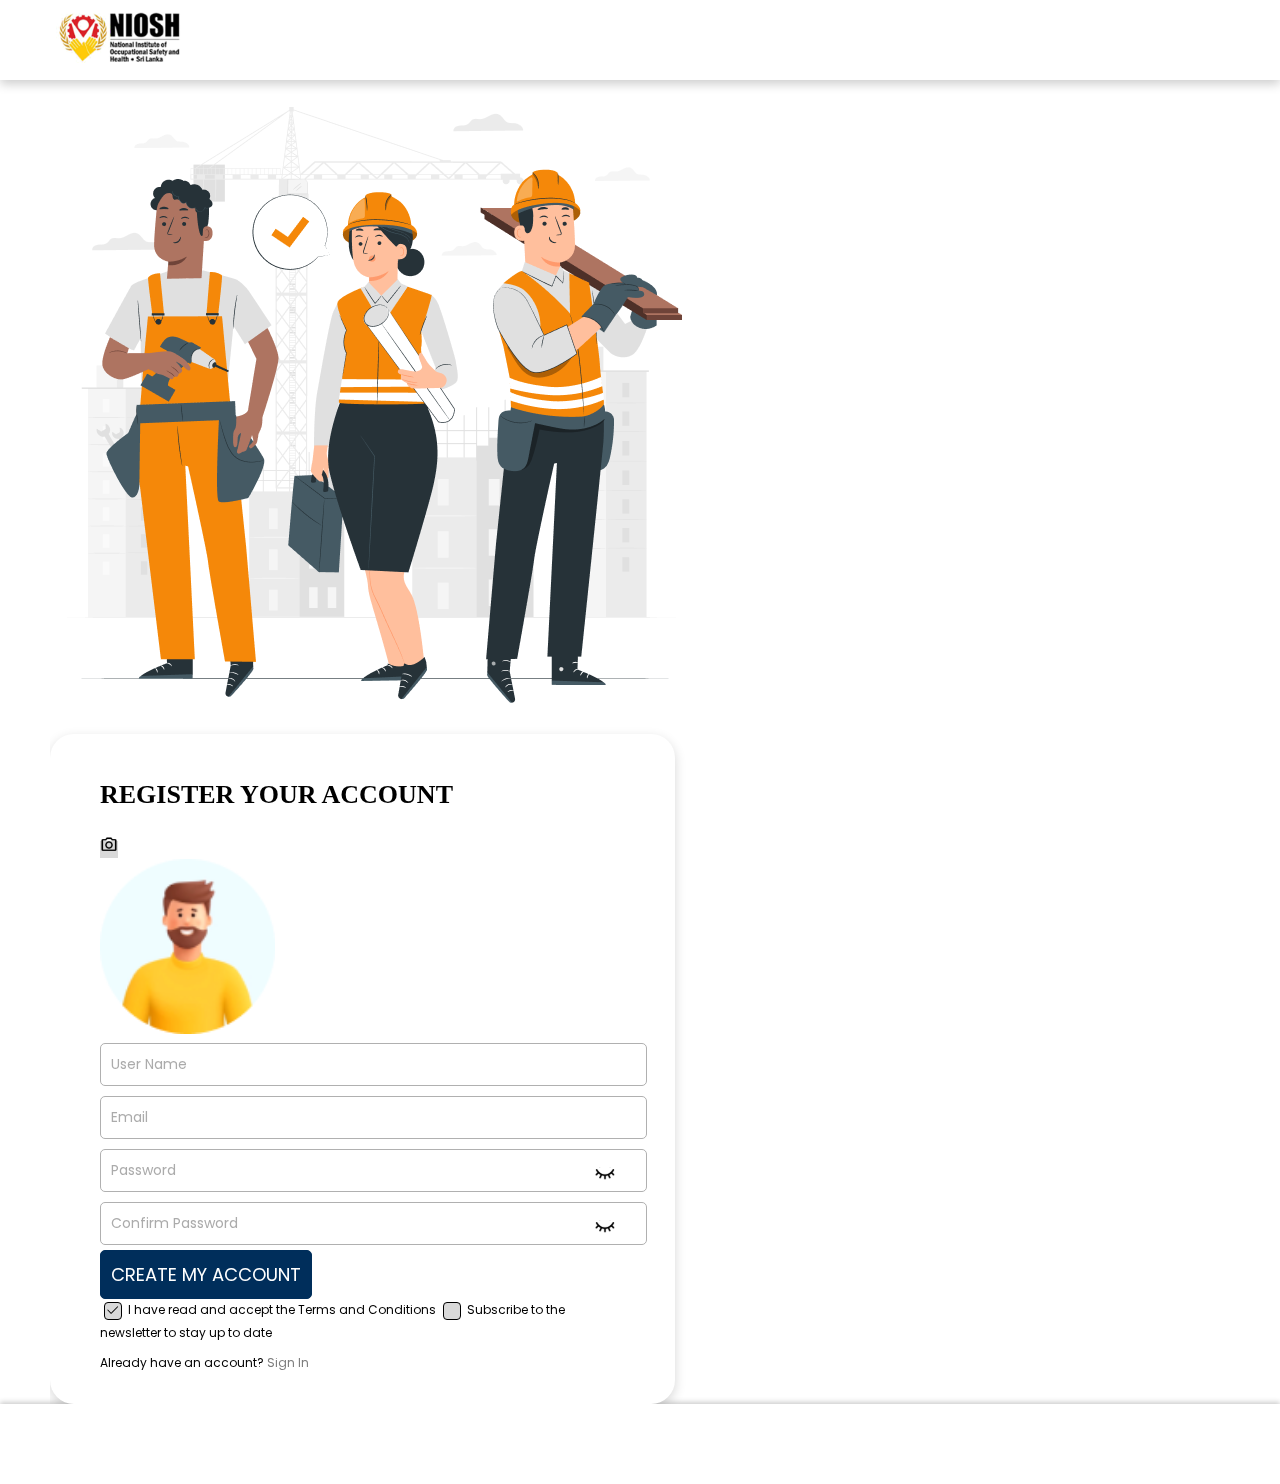
<file: index.html>
<!-- index.html -->
<!DOCTYPE html>
<html lang="en">

<head>
  <meta charset="UTF-8" />
  <meta name="viewport" content="width=device-width, initial-scale=1.0">
  <meta name="description" content="Responsive Bootstrap Website with Reusable Components" />
  <title>Register | Niosh</title>
  <link href="https://cdn.jsdelivr.net/npm/bootstrap@5.0.2/dist/css/bootstrap.min.css" rel="stylesheet"
    integrity="sha384-EVSTQN3/azprG1Anm3QDgpJLIm9Nao0Yz1ztcQTwFspd3yD65VohhpuuCOmLASjC" crossorigin="anonymous">
  <link rel="stylesheet" href="assets/css/global.css" />
  <link rel="stylesheet" href="assets/css/bootstrap-overrides.css" />
  <link rel="stylesheet" href="assets/css/footer.css" />
  <link rel="stylesheet" href="assets/css/components.css" />
  <link href="https://unpkg.com/aos@2.3.1/dist/aos.css" rel="stylesheet">
</head>

<body class="d-flex flex-column vh-100">
  <!-- Navbar -->
  <div class="shadow-bottom">
    <section class="">
      <nav class="navbar p-0 m-0">
        <a class="navbar-brand font-inter m-0 p-0" href="/">
          <img src="assets/img/logo-NIOSH.svg" alt="" style="width: 150px;height:auto" class="img-fluid">
        </a>
      </nav>
    </section>
  </div>
  <main class="flex-fill m-0 p-0 fill-area-container">
    <section class="h-100 d-flex flex-column justify-content-center scroll-area">
      <div class="d-flex flex-column flex-lg-row mobile-scroll-sec">
        <div data-aos="fade-right" data-aos-duration="1000"
          class="col-12 col-xl-7 p-0 p-lg-5 d-none d-xl-flex img-conainer justify-content-center align-items-center">
          <img src="assets/img/register-side.png" alt="" class="img-fluid">
        </div>
        <div data-aos="fade-left" data-aos-duration="1000"
          class="col-12 col-xl-5 p-0 p-lg-4 d-flex justify-content-center align-items-center form-wrapper">
          <!-- register form -->
          <form id="accountForm" class="d-flex flex-column form-styles w-100" novalidate>
            <div class="d-flex text-center w-100">
              <h3 class="text-uppercase w-100 text-center">REGISTER YOUR ACCOUNT</h3>
            </div>

            <div class="avatarContainer w-100 d-flex justify-content-center">
              <div class="avatar position-relative">
                <div class="flex position-absolute bottom-0 end-0 cameraInput" style="z-index: 9999;">
                  <input type="file" src="" alt=""
                    style="opacity: 0; position: absolute; bottom: 0; right: 0; width: 30px; height: 30px; z-index: 999999;" accept="image/jpeg, image/png, image/webp">
                  <label for="" class="p-2 rounded-circle d-flex justify-content-center align-items-center"
                    style="background-color: #D9D9D9; width: 30px; height: 30px;">
                    <img src="assets/img/Camera.svg" alt="" class="rounded-circle" style="width: 18px;">
                  </label>
                </div>
                <img src="assets/img/profilePic.png" alt="" class="rounded-circle border border-white avatarImg">

              </div>
            </div>
            <div id="individualFields">
              <input type="text" class="custom-input" id="name" placeholder="User Name" required>
              <div class="error" id="nameError"></div>

              <input type="email" class="custom-input" id="email" placeholder="Email" required>
              <div class="error" id="emailError"></div>

              <div class="password-container">
                <input type="password" class="custom-input" id="password1" placeholder="Password" required>
                <img src="assets/img/EyeClosed.svg" class="toggle-eye" id="togglePassword1"
                  onclick="togglePasswordVisibility('password1', 'togglePassword1')">
              </div>
              <div class="error" id="passwordError"></div>

              <div class="password-container">
                <input type="password" class="custom-input" id="password2" placeholder="Confirm Password" required>
                <img src="assets/img/EyeClosed.svg" class="toggle-eye" id="togglePassword2"
                  onclick="togglePasswordVisibility('password2', 'togglePassword2')">
              </div>
              <div class="error" id="passwordError"></div>

            </div>

            <button type="submit" class="button font-poppins">CREATE MY ACCOUNT</button>

            <div class="d-flex flex-column checkInput">
              <label class="mb-2 mb-2 d-flex flex-row align-items-center">
                <input type="checkbox" checked required class="font-poppins checkbox  me-1" style="color: #000 !important;"> I have read and accept the Terms
                and Conditions
              </label>
              <label class="d-flex flex-row align-items-center">
                <input type="checkbox" class="font-poppins checkbox me-1" style="color: #000 !important;"> Subscribe to the newsletter to stay up to
                date
              </label>
              <div class="d-flex justify-content-center pt-4 pt-lg-2 pt-xxl-3">
                <p class="font-poppins mb-0" style="color: #000 !important;">Already have an account? <a href="#" style="color: #7C7C7C; text-decoration: none;">Sign In</a></p>
              </div>
            </div>
          </form>
        </div>
      </div>
    </section>
  </main>

  <!-- Footer -->
  <div class="w-100" style="box-shadow: 0 -2px 5px rgba(0, 0, 0, 0.2);">
    <section class="w-100">
      <footer class="footer w-100 py-3 px-0 mx-0 d-flex flex-column-reverse flex-md-row align-items-center">
        <div
          class="col-12 col-md-6  px-0 mx-0 d-flex text-center text-md-start justify-content-center justify-content-md-start">
          <!-- <p class="font-poppins mb-0 text-size">&copy; 2024 YourBrand. All Rights Reserved.</p> -->
        </div>
        <div
          class="col-12 col-md-6 px-0 mx-0 d-flex text-center text-md-end justify-content-center justify-content-md-end">
          <ul class="d-flex flex-row  ">
            <li>
              <!-- <a href="#" class="font-poppins mb-0 text-size">Terms and conditions</a> -->
            </li>
            <!-- <li class="d-block d-md-none">|</li> -->
            <li>
              <!-- <a href="#" class="font-poppins mb-0 text-size">Privacy policy</a> -->
            </li>
          </ul>
        </div>
      </footer>
    </section>
  </div>

  <script src="https://code.jquery.com/jquery-3.5.1.min.js"></script>
  <script src="https://cdn.jsdelivr.net/npm/bootstrap@5.0.2/dist/js/bootstrap.bundle.min.js"
    integrity="sha384-MrcW6ZMFYlzcLA8Nl+NtUVF0sA7MsXsP1UyJoMp4YLEuNSfAP+JcXn/tWtIaxVXM"
    crossorigin="anonymous"></script>
  <script src="assets/js/script.js"></script>
  <script src="https://unpkg.com/aos@2.3.1/dist/aos.js"></script>
  <script>
    AOS.init();
  </script>
</body>

</html>
</file>
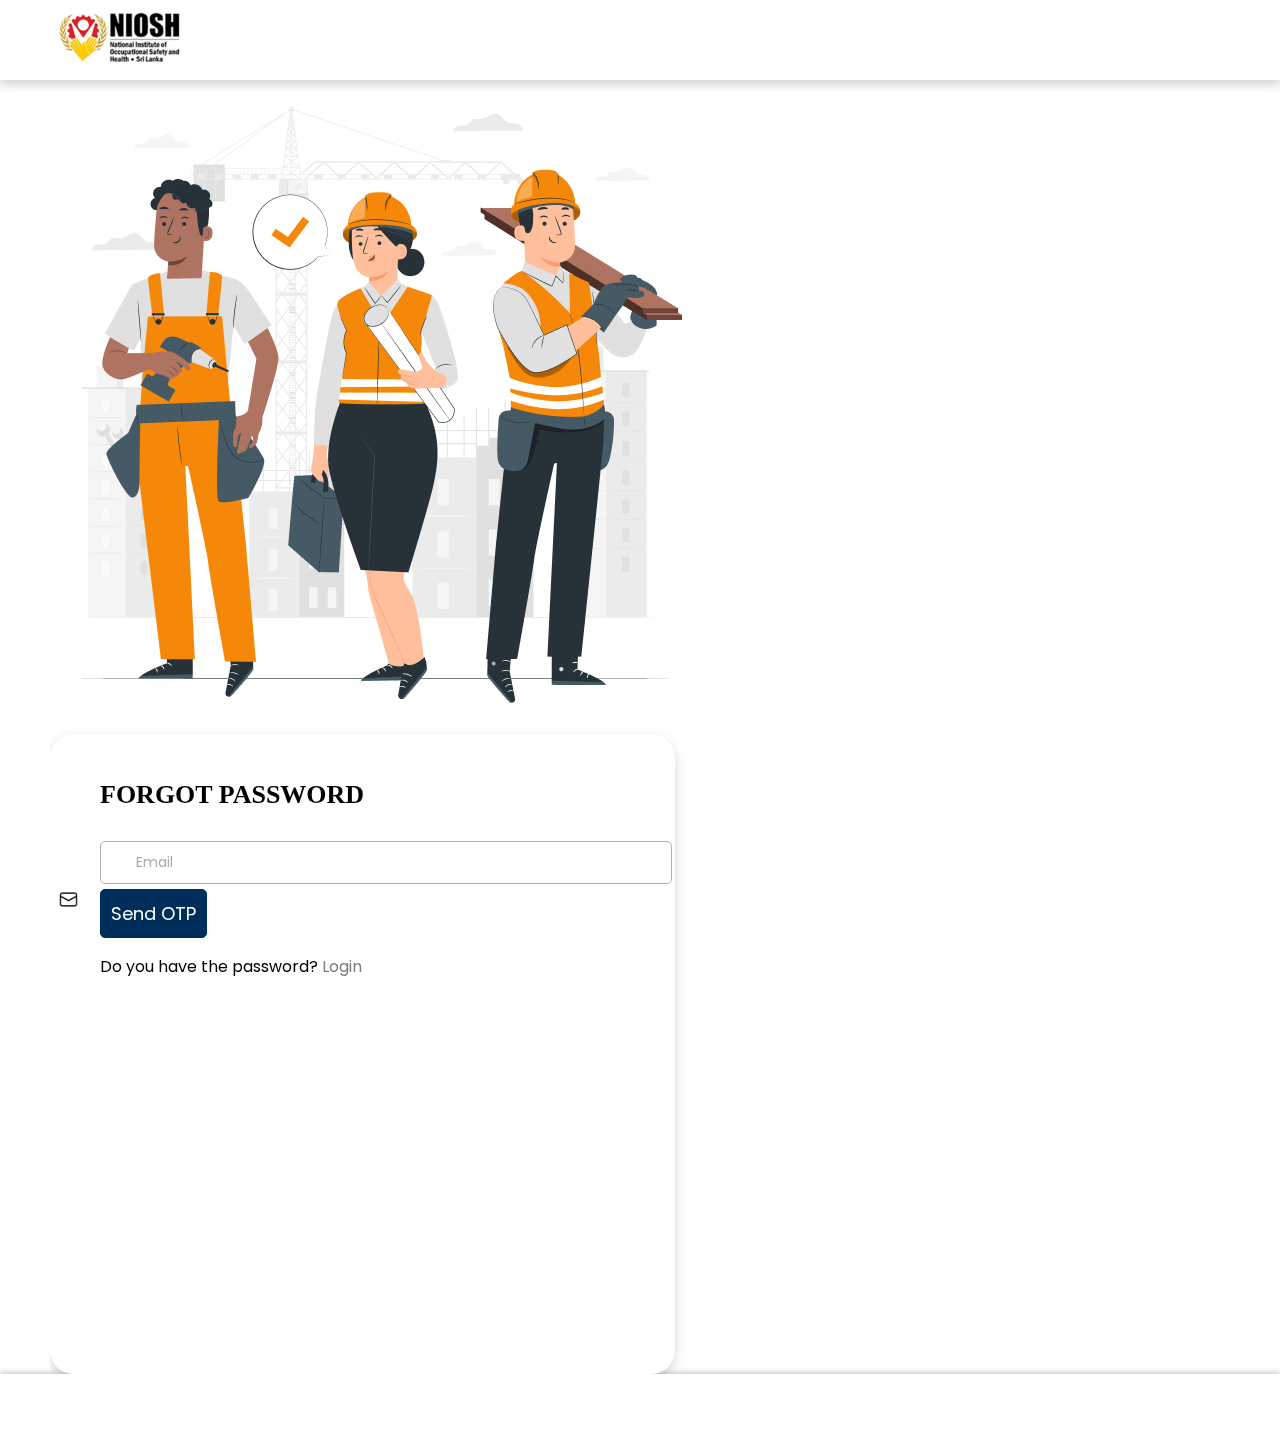
<file: forgot-password.html>
<!-- index.html -->
<!DOCTYPE html>
<html lang="en">

<head>
  <meta charset="UTF-8" />
  <meta name="viewport" content="width=device-width, initial-scale=1.0">
  <meta name="description" content="Responsive Bootstrap Website with Reusable Components" />
  <title>Register | Niosh</title>
  <link href="https://cdn.jsdelivr.net/npm/bootstrap@5.0.2/dist/css/bootstrap.min.css" rel="stylesheet"
    integrity="sha384-EVSTQN3/azprG1Anm3QDgpJLIm9Nao0Yz1ztcQTwFspd3yD65VohhpuuCOmLASjC" crossorigin="anonymous">
  <link rel="stylesheet" href="assets/css/global.css" />
  <link rel="stylesheet" href="assets/css/bootstrap-overrides.css" />
  <link rel="stylesheet" href="assets/css/footer.css" />
  <link rel="stylesheet" href="assets/css/components.css" />
  <link href="https://unpkg.com/aos@2.3.1/dist/aos.css" rel="stylesheet">
</head>

<body class="d-flex flex-column vh-100">
  <!-- Navbar -->
  <div class="shadow-bottom">
    <section class="">
      <nav class="navbar p-0 m-0">
        <a class="navbar-brand font-inter m-0 p-0" href="/">
          <img src="assets/img/logo-NIOSH.svg" alt="" style="width: 150px;height:auto" class="img-fluid">
        </a>
      </nav>
    </section>
  </div>
  <main class="flex-fill m-0 p-0 fill-area-container">
    <section class="h-100 d-flex flex-column justify-content-center scroll-area px-1">
      <div class="d-flex flex-column flex-lg-row mobile-scroll-sec">
        <div data-aos="fade-right" data-aos-duration="1000"
          class="col-12 col-xl-7 p-0 p-lg-5 d-none d-xl-flex img-conainer justify-content-center align-items-center">
          <img src="assets/img/register-side.png" alt="" class="img-fluid">
        </div>
        <div data-aos="fade-left" data-aos-duration="1000"
          class="col-12 col-xl-5 p-0 p-lg-4 d-flex justify-content-center align-items-center form-wrapper">
          <!-- register form -->
          <form id="accountForm" class="d-flex flex-column form-styles w-100 justify-content-center" novalidate>
            <div class="d-flex text-center w-100 mb-4">
              <h3 class="text-uppercase w-100 text-center">FORGOT PASSWORD</h3>
            </div>

            <div id="individualFields" class="position-relative">
              <div class="d-flex flex-column justify-content-center position-relative">
                <input type="email" class="custom-input" style="padding-left: 35px;" id="email" placeholder="Email" required>
                <div class="inputIcon">
                  <svg width="21" height="21" viewBox="0 0 21 21" fill="none" xmlns="http://www.w3.org/2000/svg"
                    xmlns:xlink="http://www.w3.org/1999/xlink">
                    <rect width="21" height="21" fill="url(#pattern0_1_70)" />
                    <defs>
                      <pattern id="pattern0_1_70" patternContentUnits="objectBoundingBox" width="1" height="1">
                        <use xlink:href="#image0_1_70" transform="scale(0.01)" />
                      </pattern>
                      <image id="image0_1_70" width="100" height="100"
                        xlink:href="[data-uri]" />
                    </defs>
                  </svg>
                </div>
                <div class="error" id="emailError"></div>
              </div>
            </div>

            <button type="submit" class="button font-poppins text-uppercase">Send OTP</button>

            <div class="d-flex flex-column checkInput">
              <div class="d-flex justify-content-center pt-4 pt-lg-2 pt-xxl-3">
                <p class="font-poppins mb-0" style="color: #000 !important; font-size: 16px !important;">Do you have the password? <a href="#"
                    style="color: #7C7C7C; text-decoration: none; font-size: 16px !important;">Login</a></p>
              </div>
            </div>
          </form>
        </div>
      </div>
    </section>
  </main>

  <!-- Footer -->
  <div class="w-100" style="box-shadow: 0 -2px 5px rgba(0, 0, 0, 0.2);">
    <section class="w-100">
      <footer class="footer w-100 py-3 px-0 mx-0 d-flex flex-column-reverse flex-md-row align-items-center">
        <div
          class="col-12 col-md-6  px-0 mx-0 d-flex text-center text-md-start justify-content-center justify-content-md-start">
          <!-- <p class="font-poppins mb-0 text-size">&copy; 2024 YourBrand. All Rights Reserved.</p> -->
        </div>
        <div
          class="col-12 col-md-6 px-0 mx-0 d-flex text-center text-md-end justify-content-center justify-content-md-end">
          <ul class="d-flex flex-row  ">
            <li>
              <!-- <a href="#" class="font-poppins mb-0 text-size">Terms and conditions</a> -->
            </li>
            <!-- <li class="d-block d-md-none">|</li> -->
            <li>
              <!-- <a href="#" class="font-poppins mb-0 text-size">Privacy policy</a> -->
            </li>
          </ul>
        </div>
      </footer>
    </section>
  </div>

  <script src="https://code.jquery.com/jquery-3.5.1.min.js"></script>
  <script src="https://cdn.jsdelivr.net/npm/bootstrap@5.0.2/dist/js/bootstrap.bundle.min.js"
    integrity="sha384-MrcW6ZMFYlzcLA8Nl+NtUVF0sA7MsXsP1UyJoMp4YLEuNSfAP+JcXn/tWtIaxVXM"
    crossorigin="anonymous"></script>
  <script src="assets/js/script.js"></script>
  <script src="https://unpkg.com/aos@2.3.1/dist/aos.js"></script>
  <script>
    AOS.init();
  </script>
</body>

</html>
</file>
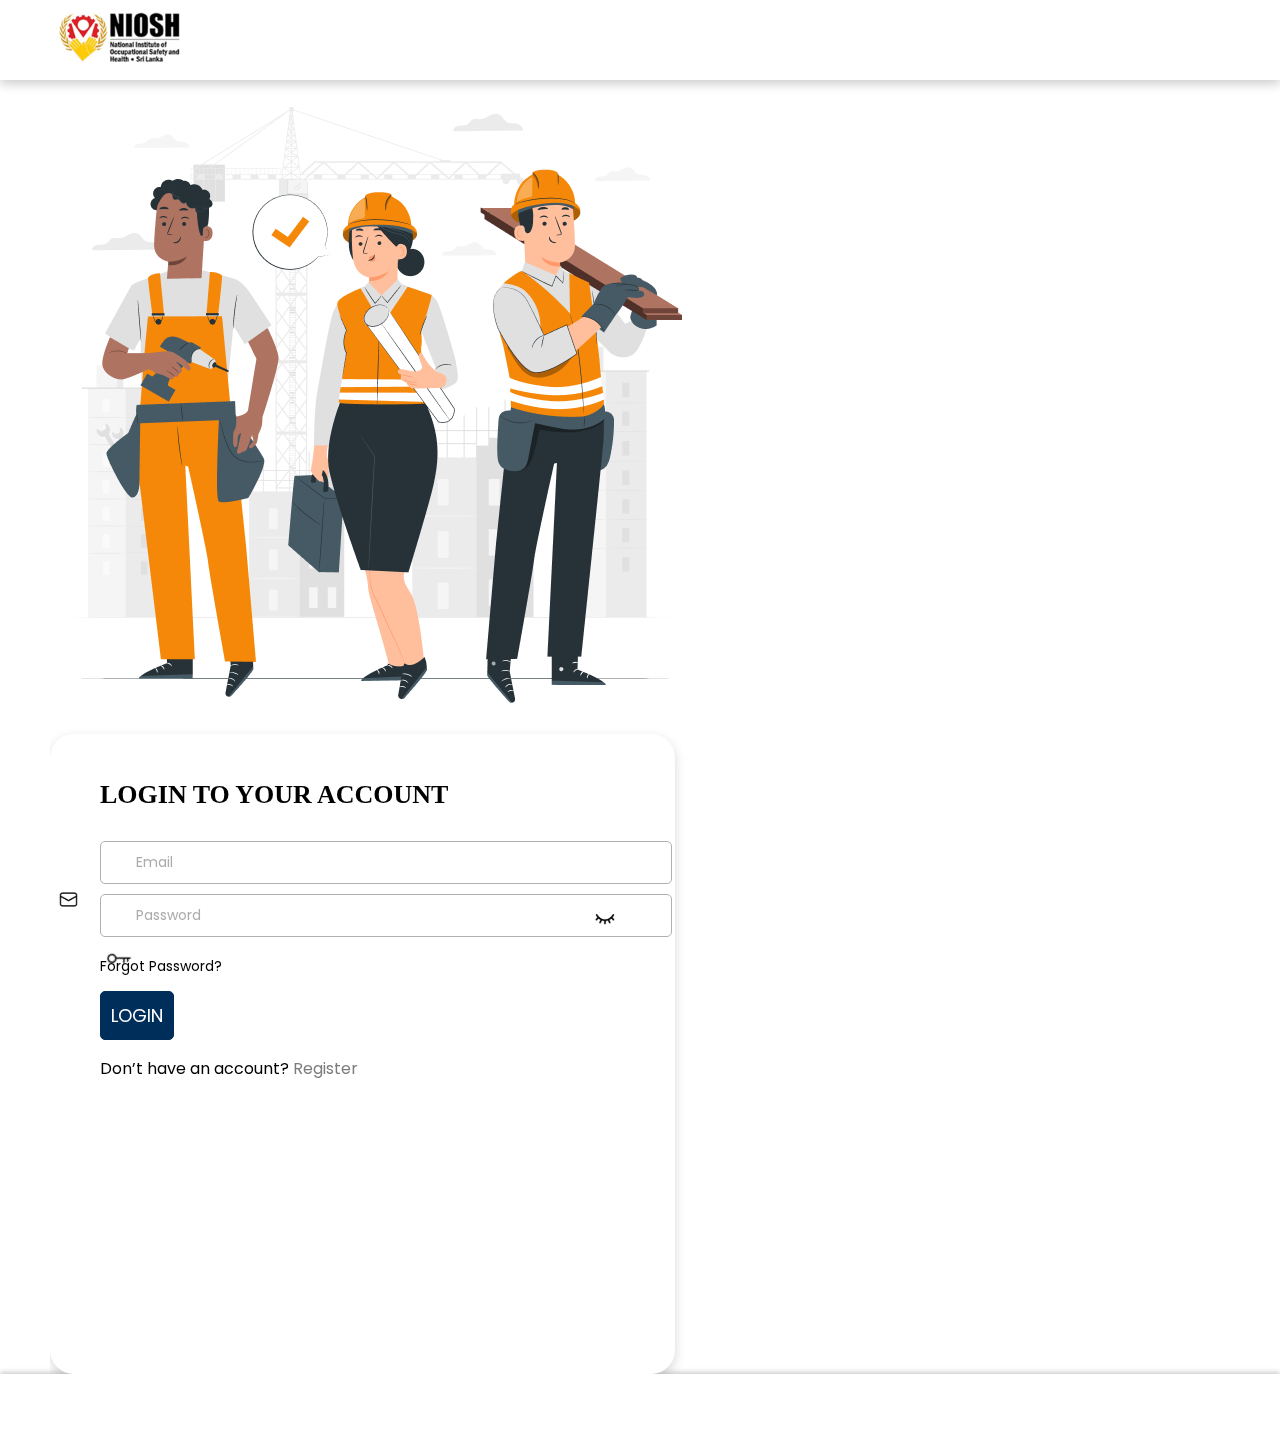
<file: login.html>
<!-- index.html -->
<!DOCTYPE html>
<html lang="en">

<head>
  <meta charset="UTF-8" />
  <meta name="viewport" content="width=device-width, initial-scale=1.0">
  <meta name="description" content="Responsive Bootstrap Website with Reusable Components" />
  <title>Register | Niosh</title>
  <link href="https://cdn.jsdelivr.net/npm/bootstrap@5.0.2/dist/css/bootstrap.min.css" rel="stylesheet"
    integrity="sha384-EVSTQN3/azprG1Anm3QDgpJLIm9Nao0Yz1ztcQTwFspd3yD65VohhpuuCOmLASjC" crossorigin="anonymous">
  <link rel="stylesheet" href="assets/css/global.css" />
  <link rel="stylesheet" href="assets/css/bootstrap-overrides.css" />
  <link rel="stylesheet" href="assets/css/footer.css" />
  <link rel="stylesheet" href="assets/css/components.css" />
  <link href="https://unpkg.com/aos@2.3.1/dist/aos.css" rel="stylesheet">
</head>

<body class="d-flex flex-column vh-100">
  <!-- Navbar -->
  <div class="shadow-bottom">
    <section class="">
      <nav class="navbar p-0 m-0">
        <a class="navbar-brand font-inter m-0 p-0" href="/">
          <img src="assets/img/logo-NIOSH.svg" alt="" style="width: 150px;height:auto" class="img-fluid">
        </a>
      </nav>
    </section>
  </div>
  <main class="flex-fill m-0 p-0 fill-area-container ">
    <section class="h-100 d-flex flex-column justify-content-center scroll-area px-1 overflow-login-mobile">
      <div class="d-flex flex-column flex-lg-row mobile-scroll-sec">
        <div data-aos="fade-right" data-aos-duration="1000"
          class="col-12 col-xl-7 p-0 p-lg-5 d--flex img-conainer justify-content-center align-items-center">
          <img src="assets/img/register-side.png" alt="" class="img-fluid">
        </div>
        <div data-aos="fade-left" data-aos-duration="1000"
          class="col-12 col-xl-5 p-0 p-lg-4 d-flex justify-content-center align-items-center form-wrapper">
          <!-- register form -->
          <form id="accountForm" class="d-flex flex-column form-styles w-100 justify-content-center mb-5 mb-md-0 mobile-form-login-color" novalidate>
            <div class="d-flex text-center w-100 mb-4">
              <h3 class="text-uppercase w-100 text-center">LOGIN TO YOUR ACCOUNT </h3>
            </div>

            <div id="individualFields" class="position-relative">
              <div class="d-flex flex-column justify-content-center position-relative">
                <input type="email" class="custom-input" style="padding-left: 35px;" id="email" placeholder="Email" required>
                <div class="inputIcon">
                  <svg width="21" height="21" viewBox="0 0 21 21" fill="none" xmlns="http://www.w3.org/2000/svg"
                    xmlns:xlink="http://www.w3.org/1999/xlink">
                    <rect width="21" height="21" fill="url(#pattern0_1_70)" />
                    <defs>
                      <pattern id="pattern0_1_70" patternContentUnits="objectBoundingBox" width="1" height="1">
                        <use xlink:href="#image0_1_70" transform="scale(0.01)" />
                      </pattern>
                      <image id="image0_1_70" width="100" height="100"
                        xlink:href="[data-uri]" />
                    </defs>
                  </svg>
                </div>
                <div class="error" id="emailError"></div>
              </div>


              <div class="password-container mt-3 d-flex flex-column justify-content-center position-relative ">
                <input type="password" class="custom-input" style="padding-left: 35px;" id="password1" placeholder="Password" required>
                <img src="assets/img/EyeClosed.svg" class="toggle-eye" id="togglePassword1"
                  onclick="togglePasswordVisibility('password1', 'togglePassword1')">
                <div class="inputIcon keyIcon">
                  <svg width="33" height="33" viewBox="0 0 33 33" fill="none" xmlns="http://www.w3.org/2000/svg"
                    xmlns:xlink="http://www.w3.org/1999/xlink">
                    <rect y="16.4639" width="23.2834" height="23.2834" transform="rotate(-45 0 16.4639)"
                      fill="url(#pattern0_1_68)" />
                    <defs>
                      <pattern id="pattern0_1_68" patternContentUnits="objectBoundingBox" width="1" height="1">
                        <use xlink:href="#image0_1_68" transform="scale(0.01)" />
                      </pattern>
                      <image id="image0_1_68" width="100" height="100"
                        xlink:href="[data-uri]" />
                    </defs>
                  </svg>
                </div>
              </div>
              <div class="error" id="passwordError"></div>

            </div>

            <div class="d-flex flex-column checkInput">
              <div class="d-flex justify-content-start pt-4 pt-lg-2 pt-xxl-3">
                <p class="font-poppins mb-0" style="color: #000 !important; font-size: 14px !important;"><a href="#"
                    style="color: #000; text-decoration: none; font-size: 14px !important;">Forgot Password?</a></p>
              </div>
            </div>

            <button type="submit" class="button font-poppins">LOGIN</button>

            <div class="d-flex flex-column checkInput">
              <div class="d-flex justify-content-center pt-4 pt-lg-2 pt-xxl-3">
                <p class="font-poppins mb-0" style="color: #000 !important; font-size: 16px !important;">Don’t have an
                  account? <a href="#"
                    style="color: #7C7C7C; text-decoration: none; font-size: 16px !important;">Register</a></p>
              </div>
            </div>
          </form>
        </div>
      </div>
    </section>
  </main>

  <!-- Footer -->
  <div class="w-100" style="box-shadow: 0 -2px 5px rgba(0, 0, 0, 0.2);">
    <section class="w-100">
      <footer class="footer w-100 py-3 px-0 mx-0 d-flex flex-column-reverse flex-md-row align-items-center">
        <div
          class="col-12 col-md-6  px-0 mx-0 d-flex text-center text-md-start justify-content-center justify-content-md-start">
          <!-- <p class="font-poppins mb-0 text-size">&copy; 2024 YourBrand. All Rights Reserved.</p> -->
        </div>
        <div
          class="col-12 col-md-6 px-0 mx-0 d-flex text-center text-md-end justify-content-center justify-content-md-end">
          <ul class="d-flex flex-row  ">
            <li>
              <!-- <a href="#" class="font-poppins mb-0 text-size">Terms and conditions</a> -->
            </li>
            <!-- <li class="d-block d-md-none">|</li> -->
            <li>
              <!-- <a href="#" class="font-poppins mb-0 text-size">Privacy policy</a> -->
            </li>
          </ul>
        </div>
      </footer>
    </section>
  </div>

  <script src="https://code.jquery.com/jquery-3.5.1.min.js"></script>
  <script src="https://cdn.jsdelivr.net/npm/bootstrap@5.0.2/dist/js/bootstrap.bundle.min.js"
    integrity="sha384-MrcW6ZMFYlzcLA8Nl+NtUVF0sA7MsXsP1UyJoMp4YLEuNSfAP+JcXn/tWtIaxVXM"
    crossorigin="anonymous"></script>
  <script src="assets/js/script.js"></script>
  <script src="https://unpkg.com/aos@2.3.1/dist/aos.js"></script>
  <script>
    AOS.init();
  </script>
</body>

</html>
</file>
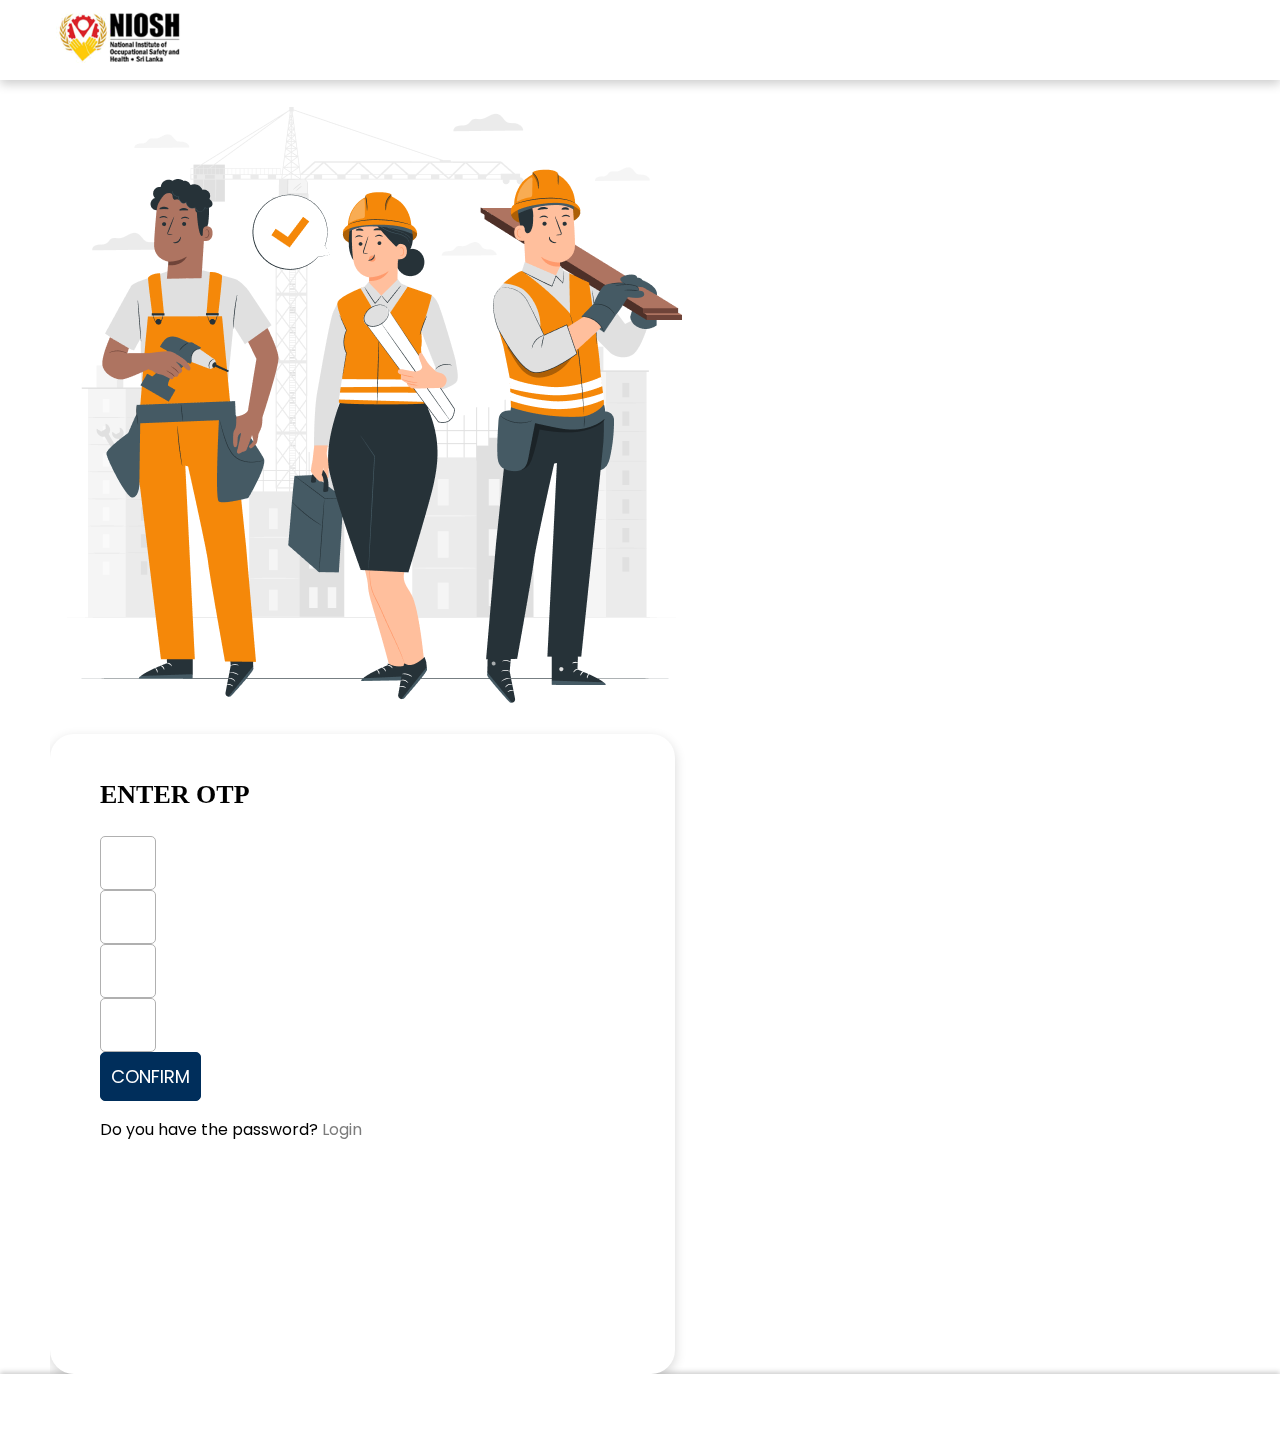
<file: otp.html>
<!-- index.html -->
<!DOCTYPE html>
<html lang="en">

<head>
  <meta charset="UTF-8" />
  <meta name="viewport" content="width=device-width, initial-scale=1.0">
  <meta name="description" content="Responsive Bootstrap Website with Reusable Components" />
  <title>Register | Niosh</title>
  <link href="https://cdn.jsdelivr.net/npm/bootstrap@5.0.2/dist/css/bootstrap.min.css" rel="stylesheet"
    integrity="sha384-EVSTQN3/azprG1Anm3QDgpJLIm9Nao0Yz1ztcQTwFspd3yD65VohhpuuCOmLASjC" crossorigin="anonymous">
  <link rel="stylesheet" href="assets/css/global.css" />
  <link rel="stylesheet" href="assets/css/bootstrap-overrides.css" />
  <link rel="stylesheet" href="assets/css/footer.css" />
  <link rel="stylesheet" href="assets/css/components.css" />
  <link href="https://unpkg.com/aos@2.3.1/dist/aos.css" rel="stylesheet">
</head>

<body class="d-flex flex-column vh-100">
  <!-- Navbar -->
  <div class="shadow-bottom">
    <section class="">
      <nav class="navbar p-0 m-0">
        <a class="navbar-brand font-inter m-0 p-0" href="/">
          <img src="assets/img/logo-NIOSH.svg" alt="" style="width: 150px;height:auto" class="img-fluid">
        </a>
      </nav>
    </section>
  </div>
  <main class="flex-fill m-0 p-0 fill-area-container">
    <section class="h-100 d-flex flex-column justify-content-center scroll-area px-1">
      <div class="d-flex flex-column flex-lg-row mobile-scroll-sec">
        <div data-aos="fade-right" data-aos-duration="1000"
          class="col-12 col-xl-7 p-0 p-lg-5 d-none d-xl-flex img-conainer justify-content-center align-items-center">
          <img src="assets/img/register-side.png" alt="" class="img-fluid">
        </div>
        <div data-aos="fade-left" data-aos-duration="1000"
          class="col-12 col-xl-5 p-0 p-lg-4 d-flex justify-content-center align-items-center form-wrapper">
          <!-- register form -->
          <form id="accountForm" class="d-flex flex-column form-styles w-100 justify-content-center" novalidate>
            <div class="d-flex text-center w-100 mb-4">
              <h3 class="text-uppercase w-100 text-center">ENTER OTP</h3>
            </div>

            <div id="individualFields" class="position-relative">
              <div class="d-flex flex-column justify-content-center position-relative">
                <div class="row row-cols-4 d-flex flex-row">
                  <div class="otp-inputs col">
                    <input type="text" class="form-control otp-input" maxlength="1" oninput="handleInput(this)" />
                  </div>
                  <div class="otp-inputs col">
                    <input type="text" class="form-control otp-input" maxlength="1" oninput="handleInput(this)" />
                  </div>
                  <div class="otp-inputs col">
                    <input type="text" class="form-control otp-input" maxlength="1" oninput="handleInput(this)" />
                  </div>
                  <div class="otp-inputs col">
                    <input type="text" class="form-control otp-input" maxlength="1" oninput="handleInput(this)" />
                  </div>
                </div>
                <div class="error" id="otpError"></div>
              </div>
            </div>

            <button type="submit" class="button font-poppins text-uppercase mt-3">CONFIRM</button>

            <div class="d-flex flex-column checkInput">
              <div class="d-flex justify-content-center pt-4 pt-lg-2 pt-xxl-3">
                <p class="font-poppins mb-0" style="color: #000 !important; font-size: 16px !important;">Do you have the password? <a href="#"
                    style="color: #7C7C7C; text-decoration: none; font-size: 16px !important;">Login</a></p>
              </div>
            </div>
          </form>
        </div>
      </div>
    </section>
  </main>

  <!-- Footer -->
  <div class="w-100" style="box-shadow: 0 -2px 5px rgba(0, 0, 0, 0.2);">
    <section class="w-100">
      <footer class="footer w-100 py-3 px-0 mx-0 d-flex flex-column-reverse flex-md-row align-items-center">
        <div
          class="col-12 col-md-6  px-0 mx-0 d-flex text-center text-md-start justify-content-center justify-content-md-start">
          <!-- <p class="font-poppins mb-0 text-size">&copy; 2024 YourBrand. All Rights Reserved.</p> -->
        </div>
        <div
          class="col-12 col-md-6 px-0 mx-0 d-flex text-center text-md-end justify-content-center justify-content-md-end">
          <ul class="d-flex flex-row  ">
            <li>
              <!-- <a href="#" class="font-poppins mb-0 text-size">Terms and conditions</a> -->
            </li>
            <!-- <li class="d-block d-md-none">|</li> -->
            <li>
              <!-- <a href="#" class="font-poppins mb-0 text-size">Privacy policy</a> -->
            </li>
          </ul>
        </div>
      </footer>
    </section>
  </div>

  <script src="https://code.jquery.com/jquery-3.5.1.min.js"></script>
  <script src="https://cdn.jsdelivr.net/npm/bootstrap@5.0.2/dist/js/bootstrap.bundle.min.js"
    integrity="sha384-MrcW6ZMFYlzcLA8Nl+NtUVF0sA7MsXsP1UyJoMp4YLEuNSfAP+JcXn/tWtIaxVXM"
    crossorigin="anonymous"></script>
  <script src="assets/js/script.js"></script>
  <script src="https://unpkg.com/aos@2.3.1/dist/aos.js"></script>
  <script>
    AOS.init();
  </script>
  <script>
    function handleInput(element) {
      element.value = element.value.replace(/[^0-9]/g, "");
  
      const parentDiv = element.parentElement;
      const nextDiv = parentDiv.nextElementSibling;
      if (nextDiv && element.value !== "") {
        const nextInput = nextDiv.querySelector("input");
        if (nextInput) {
          nextInput.focus();
        }
      }
    }
  
    document.querySelectorAll(".otp-input").forEach((input) => {
      input.addEventListener("keydown", (e) => {
        if (e.key === "Backspace" && !input.value) {
          const parentDiv = input.parentElement;
          const prevDiv = parentDiv.previousElementSibling;
          if (prevDiv) {
            const prevInput = prevDiv.querySelector("input");
            if (prevInput) {
              prevInput.focus();
            }
          }
        }
      });
    });
  </script>
</body>

</html>
</file>
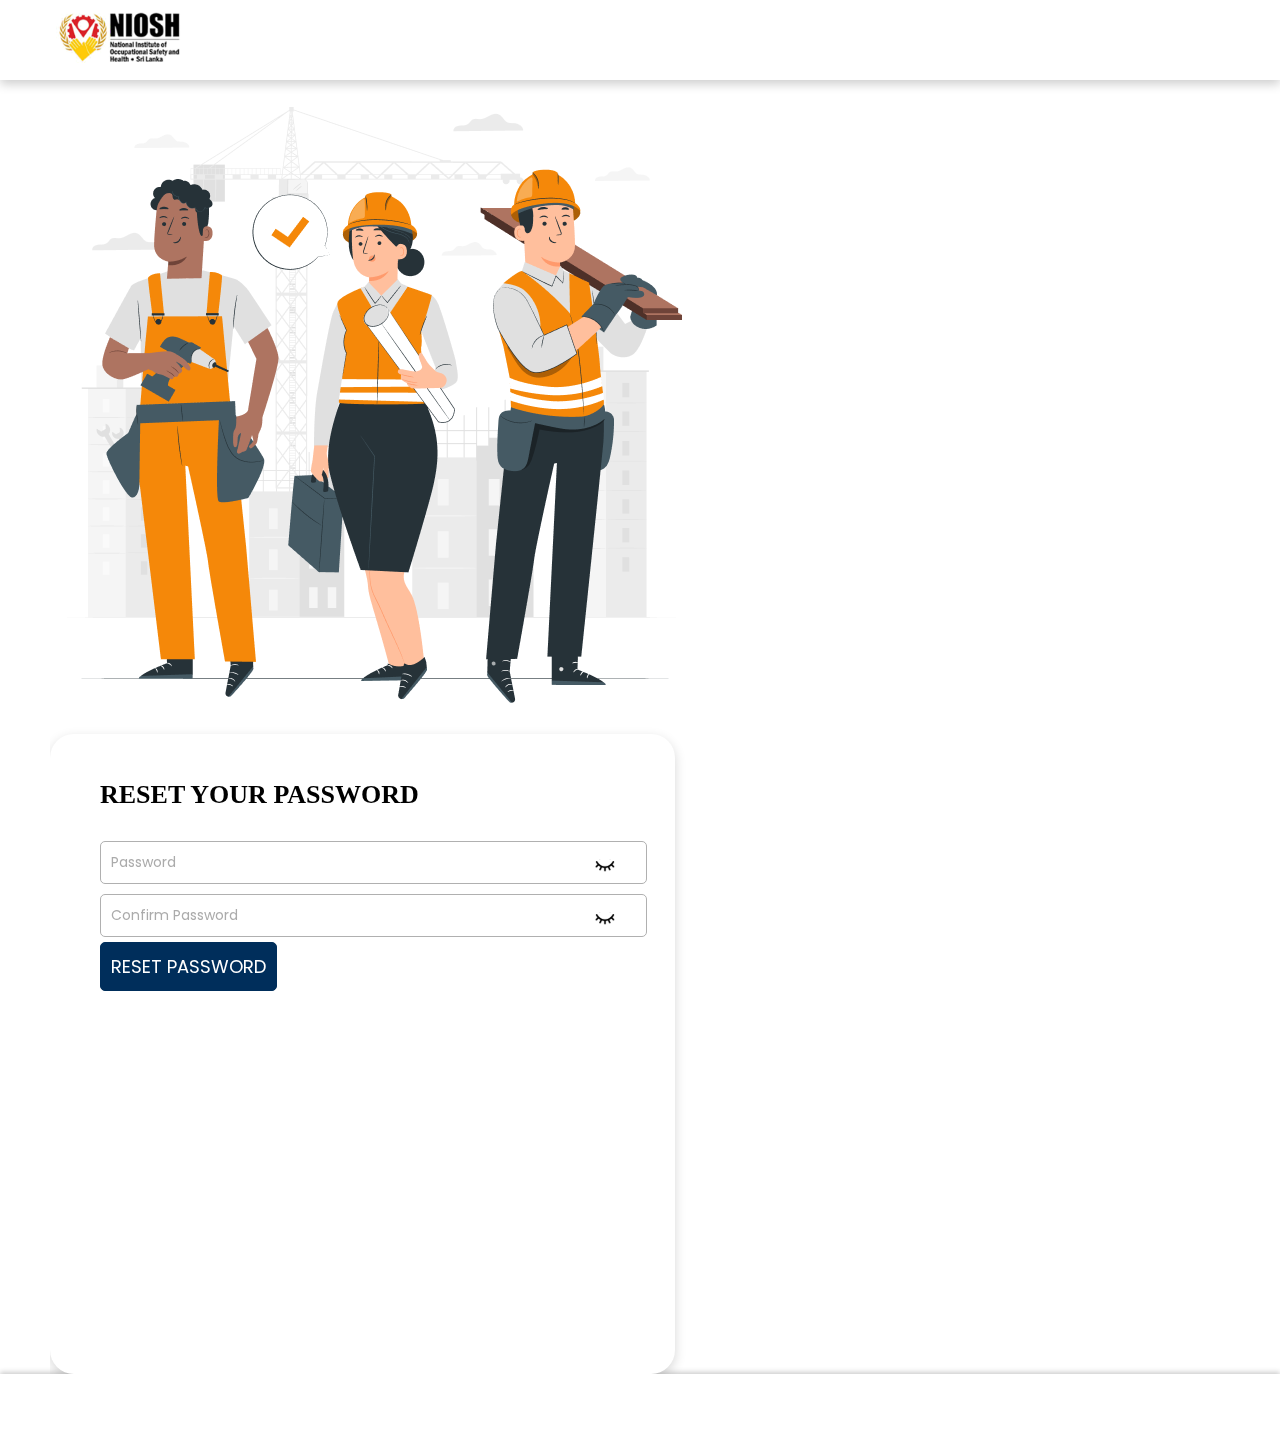
<file: reset-password.html>
<!-- index.html -->
<!DOCTYPE html>
<html lang="en">

<head>
  <meta charset="UTF-8" />
  <meta name="viewport" content="width=device-width, initial-scale=1.0">
  <meta name="description" content="Responsive Bootstrap Website with Reusable Components" />
  <title>Register | Niosh</title>
  <link href="https://cdn.jsdelivr.net/npm/bootstrap@5.0.2/dist/css/bootstrap.min.css" rel="stylesheet"
    integrity="sha384-EVSTQN3/azprG1Anm3QDgpJLIm9Nao0Yz1ztcQTwFspd3yD65VohhpuuCOmLASjC" crossorigin="anonymous">
  <link rel="stylesheet" href="assets/css/global.css" />
  <link rel="stylesheet" href="assets/css/bootstrap-overrides.css" />
  <link rel="stylesheet" href="assets/css/footer.css" />
  <link rel="stylesheet" href="assets/css/components.css" />
  <link href="https://unpkg.com/aos@2.3.1/dist/aos.css" rel="stylesheet">
</head>

<body class="d-flex flex-column vh-100">
  <!-- Navbar -->
  <div class="shadow-bottom">
    <section class="">
      <nav class="navbar p-0 m-0">
        <a class="navbar-brand font-inter m-0 p-0" href="/">
          <img src="assets/img/logo-NIOSH.svg" alt="" style="width: 150px;height:auto" class="img-fluid">
        </a>
      </nav>
    </section>
  </div>
  <main class="flex-fill m-0 p-0 fill-area-container">
    <section class="h-100 d-flex flex-column justify-content-center scroll-area">
      <div class="d-flex flex-column flex-lg-row mobile-scroll-sec">
        <div data-aos="fade-right" data-aos-duration="1000"
          class="col-12 col-xl-7 p-0 p-lg-5 d-none d-xl-flex img-conainer justify-content-center align-items-center">
          <img src="assets/img/register-side.png" alt="" class="img-fluid">
        </div>
        <div data-aos="fade-left" data-aos-duration="1000"
          class="col-12 col-xl-5 p-0 p-lg-4 d-flex justify-content-center align-items-center form-wrapper">
          <!-- register form -->
          <form id="accountForm" class="d-flex flex-column form-styles w-100 justify-content-center" novalidate>
            <div class="d-flex text-center w-100 mb-3">
              <h3 class="text-uppercase w-100 text-center">RESET YOUR PASSWORD</h3>
            </div>

            <div id="individualFields">
              <div class="password-container">
                <input type="password" class="custom-input" id="password1" placeholder="Password" required>
                <img src="assets/img/EyeClosed.svg" class="toggle-eye" id="togglePassword1"
                  onclick="togglePasswordVisibility('password1', 'togglePassword1')">
              </div>
              <div class="error" id="passwordError"></div>

              <div class="password-container mt-3 mb-2">
                <input type="password" class="custom-input" id="password2" placeholder="Confirm Password" required>
                <img src="assets/img/EyeClosed.svg" class="toggle-eye" id="togglePassword2"
                  onclick="togglePasswordVisibility('password2', 'togglePassword2')">
              </div>
              <div class="error" id="passwordError"></div>

            </div>

            <button type="submit" class="button font-poppins">RESET PASSWORD</button>

          </form>
        </div>
      </div>
    </section>
  </main>

  <!-- Footer -->
  <div class="w-100" style="box-shadow: 0 -2px 5px rgba(0, 0, 0, 0.2);">
    <section class="w-100">
      <footer class="footer w-100 py-3 px-0 mx-0 d-flex flex-column-reverse flex-md-row align-items-center">
        <div
          class="col-12 col-md-6  px-0 mx-0 d-flex text-center text-md-start justify-content-center justify-content-md-start">
          <!-- <p class="font-poppins mb-0 text-size">&copy; 2024 YourBrand. All Rights Reserved.</p> -->
        </div>
        <div
          class="col-12 col-md-6 px-0 mx-0 d-flex text-center text-md-end justify-content-center justify-content-md-end">
          <ul class="d-flex flex-row  ">
            <li>
              <!-- <a href="#" class="font-poppins mb-0 text-size">Terms and conditions</a> -->
            </li>
            <!-- <li class="d-block d-md-none">|</li> -->
            <li>
              <!-- <a href="#" class="font-poppins mb-0 text-size">Privacy policy</a> -->
            </li>
          </ul>
        </div>
      </footer>
    </section>
  </div>

  <script src="https://code.jquery.com/jquery-3.5.1.min.js"></script>
  <script src="https://cdn.jsdelivr.net/npm/bootstrap@5.0.2/dist/js/bootstrap.bundle.min.js"
    integrity="sha384-MrcW6ZMFYlzcLA8Nl+NtUVF0sA7MsXsP1UyJoMp4YLEuNSfAP+JcXn/tWtIaxVXM"
    crossorigin="anonymous"></script>
  <script src="assets/js/script.js"></script>
  <script src="https://unpkg.com/aos@2.3.1/dist/aos.js"></script>
  <script>
    AOS.init();
  </script>
</body>

</html>
</file>
<file: assets/css/global.css>
/* Imports */
/* ---------------- */
@import url("https://fonts.googleapis.com/css2?family=Inter:ital,opsz,wght@0,14..32,100..900;1,14..32,100..900&display=swap");
@import url("https://fonts.googleapis.com/css2?family=Poppins:ital,wght@0,100;0,200;0,300;0,400;0,500;0,600;0,700;0,800;0,900;1,100;1,200;1,300;1,400;1,500;1,600;1,700;1,800;1,900&display=swap");

/* Variables */
/* ---------------- */
:root {
  /* Breakpoints */
  --breakpoint-sm: 576px;
  --breakpoint-md: 768px;
  --breakpoint-lg: 992px;
  --breakpoint-xl: 1200px;
  --breakpoint-xxl: 1400px;

  /* Font size */
  --font-size-xs: 12px;
  --font-size-sm: 14px;
  --font-size-md: 16px;
  --font-size-lg: 18px;
  --font-size-xl: 20px;

  /* Colors */
  --color-white: #ffffff;
  --color-black: #000000;
  --color-black-transparent: rgba(0, 0, 0, 0.1);

  --section-width: 100%;
}

/* Default Styles */
/* ---------------- */
body,
html {
  margin: 0;
  padding: 0;
  background-color: #ffffff;
}

section {
  background-size: cover;
  background-position: center center;
  background-repeat: no-repeat;
  width: calc(100% - 200px);
  max-width: 1600px; 
  margin: 0 auto;
}

.min-height-fit-to-screen{
  min-height: 80px;
}




/* Responsive styles */
/* ----------------------------------- */
@media screen and (max-height: 720px) and (max-width: 600px) {
  .fill-area-container {
    overflow: scroll;
    padding-top: 50px;
  }

  .mobile-scroll-sec {
    margin-top: 160px;
    margin-bottom: 40px;
  }
}

@media screen and (max-width: 768px) {
  .mobile-form-login-color{
    background-color: #EFEFEF !important;
  }
}
/* ≤576px */
@media screen and (max-width: 576px) {
  section {
    width: calc(100% - 20px);
    max-width: 768px;
  }
}

/* 577px - 768px */
@media screen and (min-width: 577px) and (max-width: 768px) {
  section {
    width: calc(100% - 60px);
    max-width: 992px;
  }
}

/* 769px - 992px */
@media screen and (min-width: 769px) and (max-width: 992px) {
  section {
    width: calc(100% - 80px);
    max-width: 1200px; 
  }
}

/* 993px to 1200px */
@media screen and (min-width: 993px) and (max-width: 1200px) {
  section {
    width: calc(100% - 100px); 
    max-width: 1400px; 
  }
}

/* 1201px to 1400px */
@media screen and (min-width: 1201px) and (max-width: 1400px) {
  section {
    width: calc(100% - 100px); 
    max-width: 1400px; 
  }
}

/* 1401px to 1600px */
@media screen and (min-width: 1401px) and (max-width: 1600px) {
  section {
    width: calc(100% - 150px); 
    max-width: 1600px; 
  }
}

/* ≥1601px */
@media screen and (min-width: 1601px) {
  section {
    width: calc(100% - 200px); 
    max-width: 1660px;
  }
}
/* 1366 x 768 */
@media screen and (min-width: 1366px) and (max-width: 1367px) and (min-height: 95vh) and (max-height: 100vh) {
  .img-conainer img{
    width: auto;
    height: 75%;
  }
}
@media screen and (min-width: 768px) {
  .fill-area-container{
    overflow: hidden;
  }
}


/* Common Classes */
/* ---------------- */
.font-inter {
  font-family: "Inter", sans-serif;
}

.font-poppins {
  font-family: "Poppins", sans-serif;
}

.shadow-bottom{
  box-shadow: 0 4px 10px rgba(0, 0, 0, 0.2);
}

.scroll-area {
  overflow-y: auto;
  scrollbar-width: none;
  -ms-overflow-style: none; 
}

.scroll-area::-webkit-scrollbar {
  display: none;
}







.checkInput input[type="checkbox"] {
  appearance: none; 
  -webkit-appearance: none;
  -moz-appearance: none;
  width: 18px;
  height: 18px;
  border: 1px solid rgba(0, 0, 0, 1); 
  border-radius: 4px;
  cursor: pointer;
  position: relative;
  vertical-align: middle;
  background-color: #D9D9D9;
}

.checkInput input[type="checkbox"]:checked {
  background-color: #D9D9D9;
  border-color: rgba(0, 0, 0, 1); 
}

.checkInput input[type="checkbox"]:checked::after {
  content: '';
  display: block;
  width: 15px;
  height: 15px;
  background: url("data:image/svg+xml,%3Csvg xmlns='http://www.w3.org/2000/svg' width='16' height='16' fill='rgba(0, 0, 0, 1)' class='bi bi-check2' viewBox='0 0 16 16'%3E%3Cpath d='M13.854 3.646a.5.5 0 0 1 0 .708l-7 7a.5.5 0 0 1-.708 0l-3.5-3.5a.5.5 0 1 1 .708-.708L6.5 10.293l6.646-6.647a.5.5 0 0 1 .708 0'/%3E%3C/svg%3E") no-repeat center center;
  position: absolute;
  top: 0px;
  left: 0px;
  background-size: contain;
}
</file>
<file: assets/css/footer.css>
.footer ul {
  list-style: none !important;
  padding: 0;
  margin: 0;
}

.footer ul li {
  margin-right: 30px;
}

.footer ul li a {
  color: #000000;
}

.footer ul li:last-child {
  margin-right: 0;
}

.footer {
  min-height: 60px;
}

.footer a{
  text-decoration: none !important;
}
.text-size{
  font-size: 16px;
}

/* Responsive styles */
/* ----------------------------------- */
/* ≤576px */
@media screen and (max-width: 576px) {
  .footer {
    min-height: 50px;
  }
  .text-size{
    font-size: 14px;
  }
}

/* 577px - 992px */
@media screen and (min-width: 577px) and (max-width: 992px) {
  .footer {
    min-height: 60px;
  }
}

/* 993px to 1600px */
@media screen and (min-width: 993px) and (max-width: 1600px) {
  .footer {
    min-height: 80px;
  }
}

/* ≥1601px */
@media screen and (min-width: 1601px) {
  .footer {
    min-height: 100px;
  }
}

/* 1366 x 768 */
@media screen and (min-width: 1366px) and (max-width: 1367px) and (min-height: 95vh) and (max-height: 100vh) {
  .footer {
    min-height: 60px !important;
  }
  .text-size{
    font-size: 14px;
  }
}
</file>
<file: assets/css/components.css>
/* form */
form {
    background: #fff;
    padding: 20px 50px;
    border-radius: 20px;
    box-shadow: 0 0 10px rgba(0, 0, 0, 0.1);
    max-width: 525px;
    min-width: 450px;
    min-height: 600px;
}

.form-styles {
    box-shadow: 0px 4px 12px 0px rgba(0, 0, 0, 0.16);
    background-color: #fff;
    border-radius: 24px;
    gap: 15px;
}

.form-styles h3 {
    font-size: 26px;
}

.is-invalid {
    border: 1px solid red !important;
}

.error {
    color: red;
    font-size: 12px;
    font-family: "Poppins", sans-serif;
    text-align: end;
}


/* buttons */
.button {
    background-color: #002E5B;
    color: white;
    border: solid 1px #002E5B;
    padding: 10px;
    cursor: pointer;
    border-radius: 5px;
    font-size: 18px;
    transition: background-color 0.3s ease-in-out !important;
}

.button:hover {
    background-color: #fff !important;
    color: #002E5B;
}


/* form inputs */
.checkbox {
    font-size: 14px;
}

.custom-input {
    width: 100%;
    padding: 10px;
    margin: 5px 0;
    border: 1px solid #ccc;
    border-radius: 5px;
    border: solid 1px rgba(176, 176, 176, 1);
    font-size: 14px;
    font-family: "Poppins", sans-serif;
}

.custom-input::placeholder {
    color: #ABABAB
}


/* form toggle */
.toggle-container {
    display: flex;
    align-items: center;
    justify-content: space-between;
}

.form-check-input:checked,
.form-check-input {
    background-color: #000;
    border-color: #000;
}

.form-check-input:focus {
    border-color: #000 !important;
}

.form-check-input:focus {
    box-shadow: none
}

.form-switch .form-check-input,
.form-switch .form-check-input:focus {
    background-image: url("data:image/svg+xml,%3csvg xmlns='http://www.w3.org/2000/svg' viewBox='-4 -4 8 8'%3e%3ccircle r='3' fill='rgba%28255, 255, 255, 1%29'/%3e%3c/svg%3e");
}

/* toggle labels */
.toggle-container label {
    font-family: "Poppins", sans-serif;
}

form label {
    font-size: 12px;
    color: rgba(124, 124, 124, 1);
    font-family: "Poppins", sans-serif;
}
form a, form p {
    font-size: 12px;
}

.password-container {
    position: relative;
}

.toggle-eye {
    position: absolute;
    top: 50%;
    right: 10px;
    transform: translateY(-50%);
    cursor: pointer;
    width: 20px;
    height: 20px;
}
.checkInput label{
    color: #000 !important;
}
.avatarImg{
    border-width: 20px !important;
     width: 175px;
     border-color: #fff;
}
.cameraInput{
    bottom: 18px !important;
    right: 40px !important;
}
.inputIcon{
    position: absolute;
    left: 8px;
    display: flex;
    align-items: center;
}

.keyIcon{
    left: 2px !important;
}

.otp-inputs input {
    width: 50px;
    height: 50px;
    border: solid 0.5px #B0B0B0 !important;
    border-radius: 5px;
    text-align: center;
}
/* Responsive styles */
/* ----------------------------------- */
@media screen and (max-width: 576px) {
    form label {
        font-size: 12px;
    }

    form {
        padding: 20px 8px;
        min-width: 300px;
    }
    .avatarImg{
        border-width: 5px !important;
         width: 135px;
    }
    .cameraInput{
        bottom: 5px !important;
        right: 14px !important;
    }
}

/* 1366 x 768 */
@media screen and (min-width: 1366px) and (max-width: 1367px) and (min-height: 85vh) and (max-height: 100vh) {
    form label, form a, form p {
        font-size: 12px;
    }
    .avatarImg{
        border-width: 10px !important;
         width: 150px;
    }
    .cameraInput{
        bottom: 10px !important;
        right: 20px !important;
    }
    form {
        min-height: max-content !important
    }

    .custom-input {
        padding: 6px 10px;
        margin: 3px 0;
    }

    .form-styles {
        gap: 8;
    }

    .form-wrapper {
        padding: 0 !important;
    }
}
</file>
